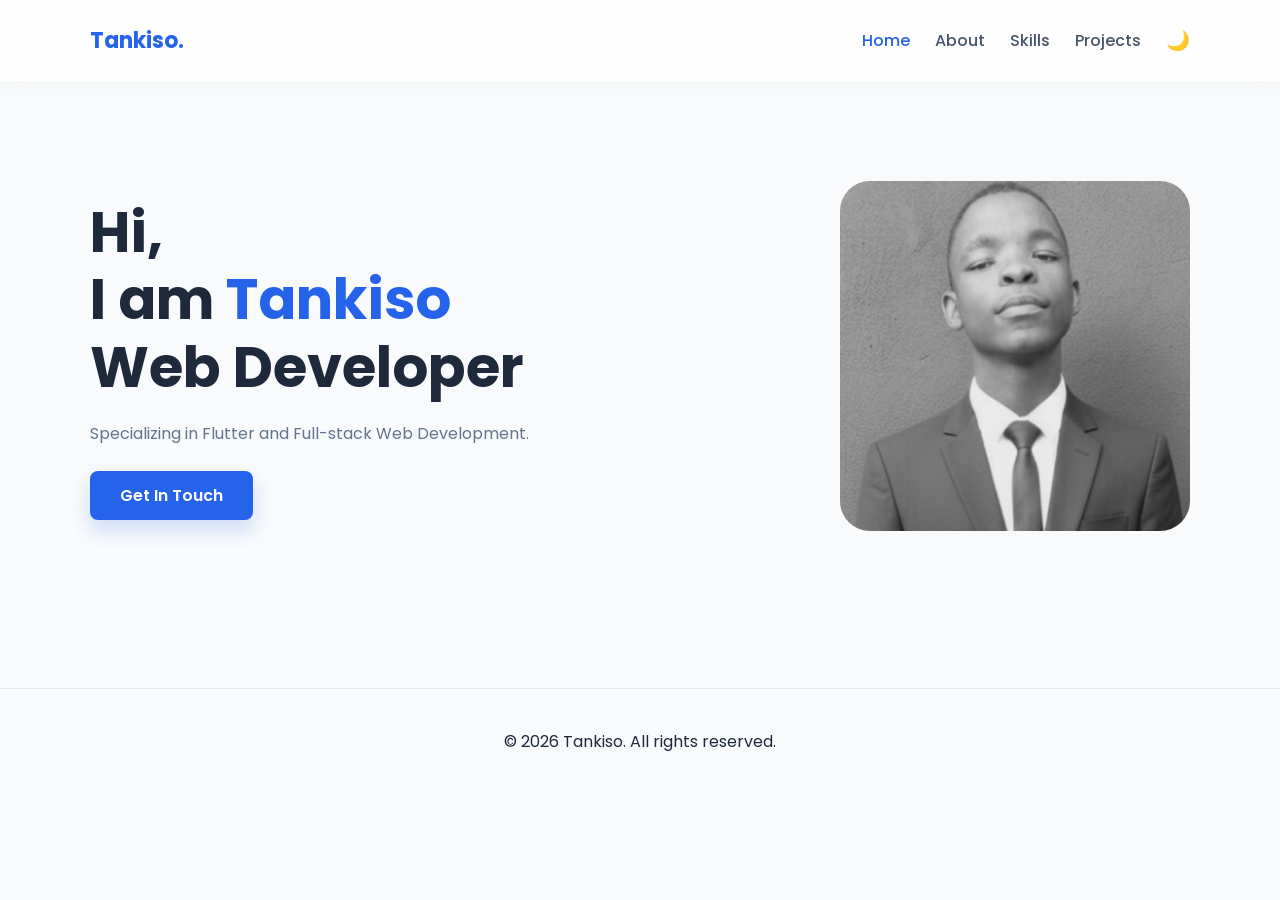
<file: index.html>
<!DOCTYPE html>
<html lang="en">
<head>
    <meta charset="UTF-8">
    <meta name="viewport" content="width=device-width, initial-scale=1.0">
    <title>Portfolio | Tankiso</title>
    <link href="https://fonts.googleapis.com/css2?family=Poppins:wght@300;400;600;700&display=swap" rel="stylesheet">
    <link rel="stylesheet" href="style.css">
</head>
<body>
    <header class="navbar">
        <div class="container nav-content">
            <div class="logo">Tankiso.</div>
            <nav>
                <ul class="nav-links">
                    <li><a class="active" href="index.html">Home</a></li>
                    <li><a href="about.html">About</a></li>
                    <li><a href="skills.html">Skills</a></li>
                    <li><a href="projects.html">Projects</a></li>
                    <li><button id="theme-toggle" style="background:none; border:none; cursor:pointer; font-size:1.2rem;">🌙</button></li>
                </ul>
            </nav>
        </div>
    </header>

    <section class="hero animate">
        <div class="container hero-content">
            <div class="hero-text">
                <h1>Hi,<br>I am <span>Tankiso</span><br>Web Developer</h1>
                <p style="margin-bottom: 25px; color: #64748b;">Specializing in Flutter and Full-stack Web Development.</p>
                <a href="contacts.html" class="btn">Get In Touch</a>
            </div>
            <div class="hero-image">
                <img src="images/profile.png" alt="Profile" style="max-width: 350px; border-radius: 30px;">
            </div>
        </div>
    </section>

    <footer class="footer">
        <p>© 2026 Tankiso. All rights reserved.</p>
    </footer>

    <script src="script.js"></script>
</body>
</html>
</html>
</file>
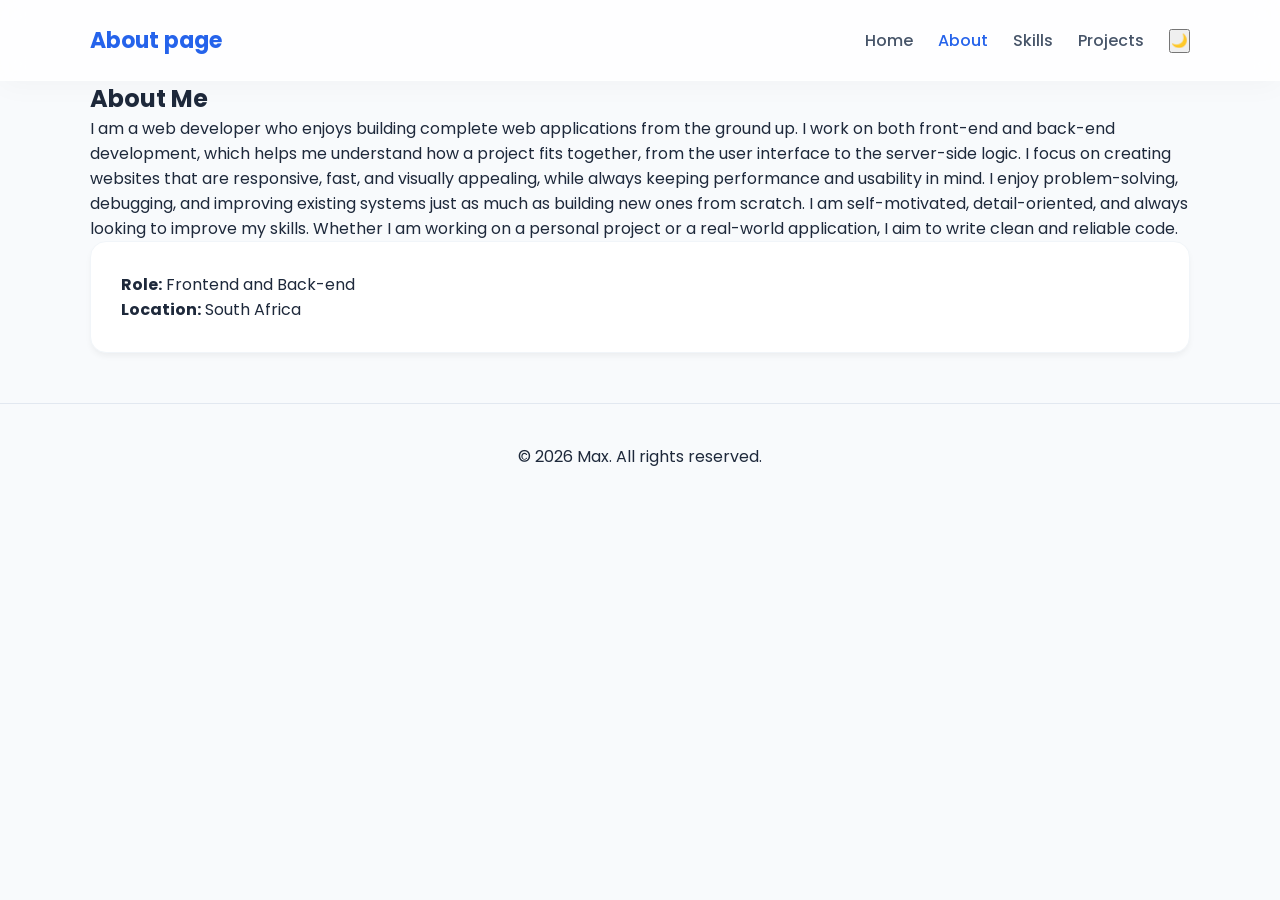
<file: about.html>
<!DOCTYPE html>
<html lang="en">
<head>
<meta charset="UTF-8">
<meta name="viewport" content="width=device-width, initial-scale=1.0">
<title>About</title>
<link href="https://fonts.googleapis.com/css2?family=Poppins:wght@300;400;600;700&display=swap" rel="stylesheet">
<link rel="stylesheet" href="style.css">
</head>
<body>

<header class="navbar">
  <div class="container nav-content">
    <div class="logo">About page</div>
    <nav>
      <ul class="nav-links">
        <li><a href="index.html">Home</a></li>
        <li><a class="active" href="about.html">About</a></li>
        <li><a href="skills.html">Skills</a></li>
        <li><a href="projects.html">Projects</a></li>
        <li><button id="theme-toggle">🌙</button></li>
      </ul>
    </nav>
  </div>
</header>

<section class="about animate">
  <div class="container about-content">
    <div>
      <h2>About Me</h2>
      <p>I am a web developer who enjoys building complete web applications from the ground up. I work on both front-end and back-end development, which helps me understand how a project fits together, from the user interface to the server-side logic.
        I focus on creating websites that are responsive, fast, and visually appealing, while always keeping performance and usability in mind. I enjoy problem-solving, debugging, and improving existing systems just as much as building new ones from scratch.
        I am self-motivated, detail-oriented, and always looking to improve my skills. Whether I am working on a personal project or a real-world application, I aim to write clean and reliable code.
      </p>
    </div>
    <div class="about-card">
      <p><strong>Role:</strong> Frontend and Back-end</p>
      <p><strong>Location:</strong> South Africa</p>
    </div>
  </div>
</section>


<script src="script.js"></script>

<footer class="footer">
    <div class="container footer-content">
        <p>© 2026 Max. All rights reserved.</p>
    </div>
</footer>

</body>
</html>
</file>
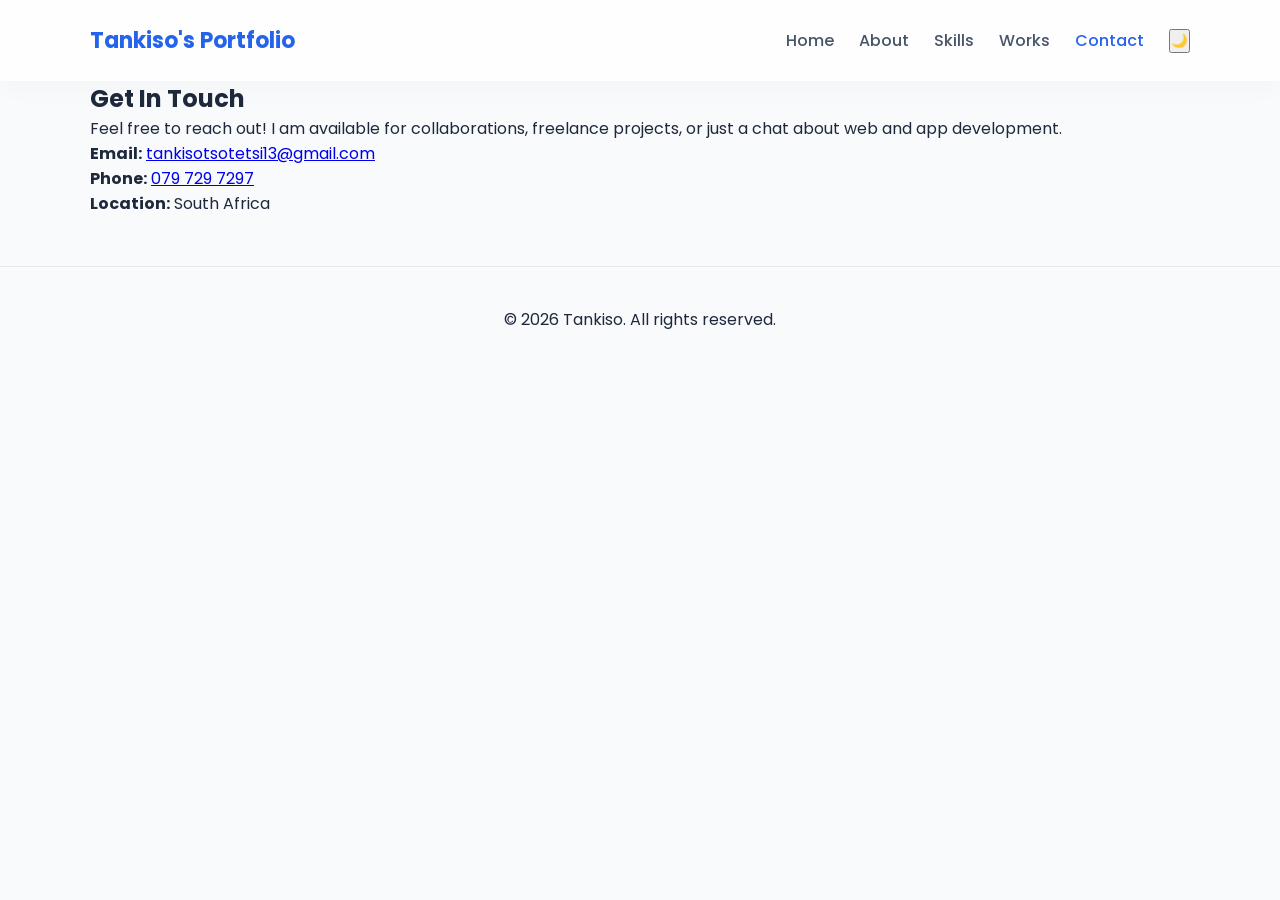
<file: contacts.html>
<!DOCTYPE html>
<html lang="en">
<head>
<meta charset="UTF-8">
<meta name="viewport" content="width=device-width, initial-scale=1.0">
<title>Contact | Tankiso's Portfolio</title>
<link href="https://fonts.googleapis.com/css2?family=Poppins:wght@300;400;500;600;700&display=swap" rel="stylesheet">
<link rel="stylesheet" href="style.css">
</head>
<body>

<!-- ================= NAVBAR ================= -->
<header class="navbar">
  <div class="container nav-content">
    <div class="logo">Tankiso's Portfolio</div>
    <nav>
      <ul class="nav-links">
        <li><a href="index.html">Home</a></li>
        <li><a href="about.html">About</a></li>
        <li><a href="skills.html">Skills</a></li>
        <li><a href="projects.html">Works</a></li>
        <li><a class="active" href="contact.html">Contact</a></li>
        <li><button id="theme-toggle">🌙</button></li>
      </ul>
    </nav>
  </div>
</header>

<!-- ================= CONTACT ================= -->
<section class="contact animate">
  <div class="container contact-content">

    <!-- Contact Details -->
    <div class="contact-text">
      <h2>Get In Touch</h2>
      <p>Feel free to reach out! I am available for collaborations, freelance projects, or just a chat about web and app development.</p>

      <div class="contact-info">
        <div>
          <strong>Email:</strong>
          <a href="mailto:tankisotsotetsi13@gmail.com">tankisotsotetsi13@gmail.com</a>
        </div>
        <div>
          <strong>Phone:</strong>
          <a href="tel:0797297297">079 729 7297</a>
        </div>
        <div>
          <strong>Location:</strong>
          <span>South Africa</span>
        </div>
      </div>
    </div>

  </div>
</section>

<!-- ================= FOOTER ================= -->
<footer class="footer">
  <div class="container footer-content">
    <p>© 2026 Tankiso. All rights reserved.</p>
  </div>
</footer>

<script src="script.js"></script>
</body>
</html>
</file>
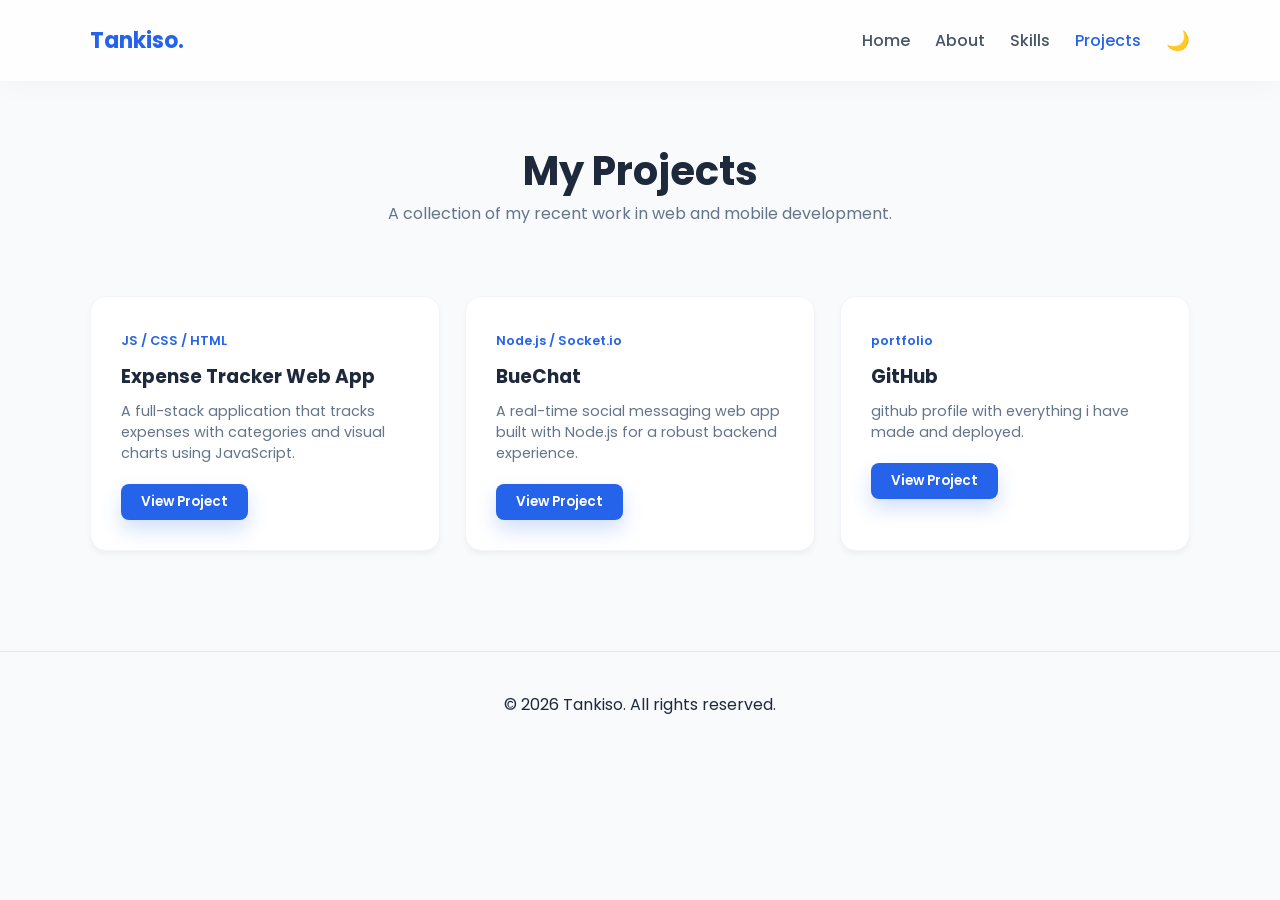
<file: projects.html>
<!DOCTYPE html>
<html lang="en">
<head>
    <meta charset="UTF-8">
    <meta name="viewport" content="width=device-width, initial-scale=1.0">
    <title>Projects | Tankiso</title>
    <link href="https://fonts.googleapis.com/css2?family=Poppins:wght@300;400;600;700&display=swap" rel="stylesheet">
    <link rel="stylesheet" href="style.css">
</head>
<body>
    <header class="navbar">
        <div class="container nav-content">
            <div class="logo">Tankiso.</div>
            <nav>
                <ul class="nav-links">
                    <li><a href="index.html">Home</a></li>
                    <li><a href="about.html">About</a></li>
                    <li><a href="skills.html">Skills</a></li>
                    <li><a class="active" href="projects.html">Projects</a></li>
                    <li><button id="theme-toggle" style="background:none; border:none; cursor:pointer; font-size:1.2rem;">🌙</button></li>
                </ul>
            </nav>
        </div>
    </header>

    <div class="container">
        <div style="text-align: center; margin: 60px 0 20px;">
            <h2 style="font-size: 2.5rem;">My Projects</h2>
            <p style="color: #64748b;">A collection of my recent work in web and mobile development.</p>
        </div>
        
        <div class="projects-grid" id="projects-container"></div>
    </div>

    <footer class="footer">
        <p>© 2026 Tankiso. All rights reserved.</p>
    </footer>

    <script src="script.js"></script>
</body>
</html>
</file>
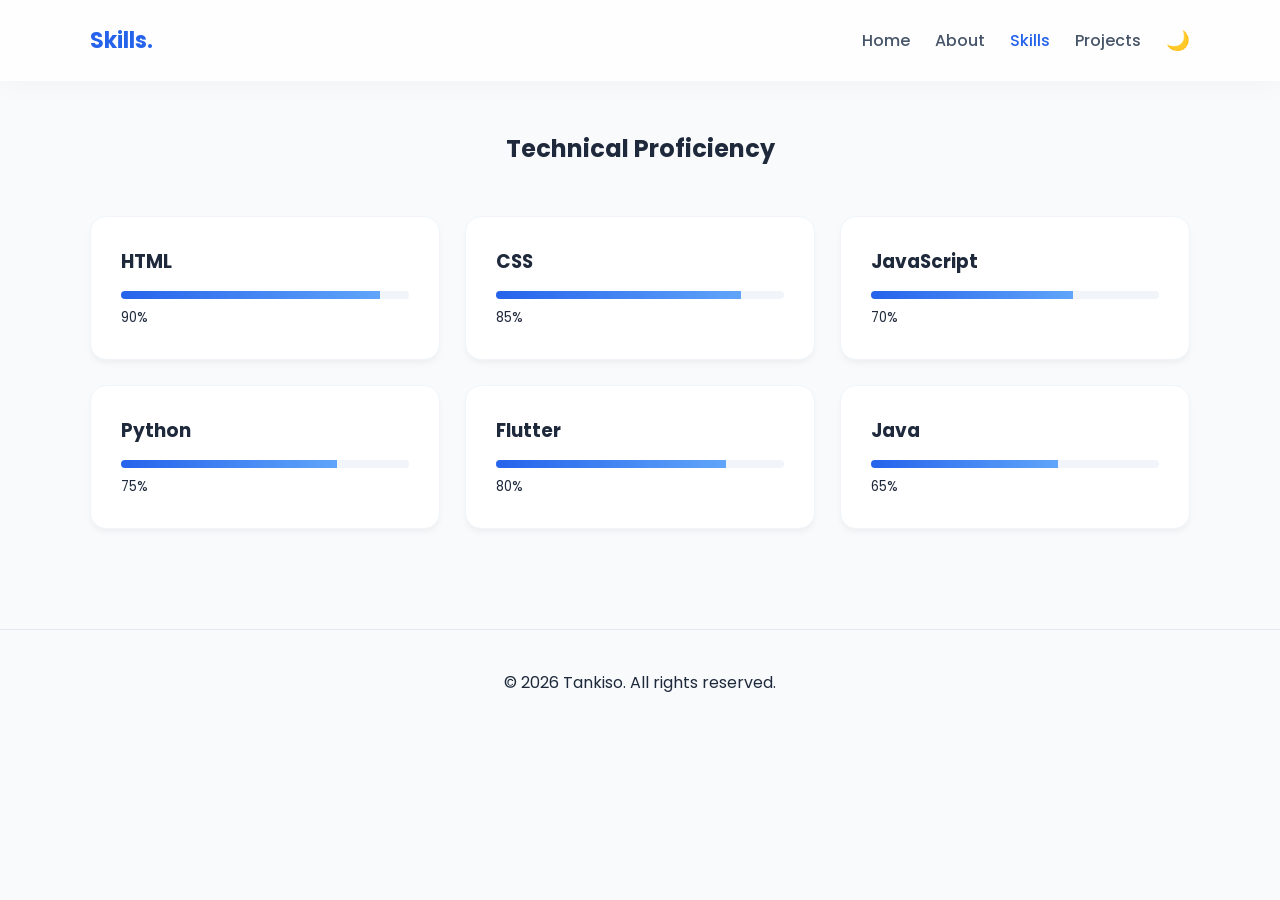
<file: skills.html>
<!DOCTYPE html>
<html lang="en">
<head>
    <meta charset="UTF-8">
    <meta name="viewport" content="width=device-width, initial-scale=1.0">
    <title>Skills | Tankiso</title>
    <link href="https://fonts.googleapis.com/css2?family=Poppins:wght@300;400;600;700&display=swap" rel="stylesheet">
    <link rel="stylesheet" href="style.css">
</head>
<body>
    <header class="navbar">
        <div class="container nav-content">
            <div class="logo">Skills.</div>
            <nav>
                <ul class="nav-links">
                    <li><a href="index.html">Home</a></li>
                    <li><a href="about.html">About</a></li>
                    <li><a class="active" href="skills.html">Skills</a></li>
                    <li><a href="projects.html">Projects</a></li>
                    <li><button id="theme-toggle" style="background:none; border:none; cursor:pointer; font-size:1.2rem;">🌙</button></li>
                </ul>
            </nav>
        </div>
    </header>

    <div class="container">
        <h2 style="text-align:center; margin-top:50px;">Technical Proficiency</h2>
        <div class="skills-grid animate">
            <div class="skill-card"><h3>HTML</h3><div class="bar"><span style="width:90%"></span></div><small>90%</small></div>
            <div class="skill-card"><h3>CSS</h3><div class="bar"><span style="width:85%"></span></div><small>85%</small></div>
            <div class="skill-card"><h3>JavaScript</h3><div class="bar"><span style="width:70%"></span></div><small>70%</small></div>
            <div class="skill-card"><h3>Python</h3><div class="bar"><span style="width:75%"></span></div><small>75%</small></div>
            <div class="skill-card"><h3>Flutter</h3><div class="bar"><span style="width:80%"></span></div><small>80%</small></div>
            <div class="skill-card"><h3>Java</h3><div class="bar"><span style="width:65%"></span></div><small>65%</small></div>
        </div>
    </div>

    <footer class="footer">
        <p>© 2026 Tankiso. All rights reserved.</p>
    </footer>
    <script src="script.js"></script>
</body>
</html>
</file>
<file: style.css>
/* ================= GLOBAL SETTINGS ================= */
html {
    scroll-behavior: smooth;
}

* {
    margin: 0;
    padding: 0;
    box-sizing: border-box;
    font-family: "Poppins", sans-serif;
}

body {
    background-color: #f8fafc;
    color: #1e293b;
    transition: background 0.3s ease, color 0.3s ease;
}

.container {
    width: 90%;
    max-width: 1100px;
    margin: auto;
}

/* ================= MODERN GLASS NAVBAR ================= */
.navbar {
    background: rgba(255, 255, 255, 0.8);
    backdrop-filter: blur(12px);
    -webkit-backdrop-filter: blur(12px);
    position: sticky;
    top: 0;
    z-index: 1000;
    border-bottom: 1px solid rgba(255, 255, 255, 0.3);
    box-shadow: 0 4px 30px rgba(0, 0, 0, 0.03);
}

.nav-content {
    display: flex;
    justify-content: space-between;
    align-items: center;
    height: 80px;
}

.logo {
    font-weight: 700;
    font-size: 22px;
    color: #2563eb;
}

.nav-links {
    list-style: none;
    display: flex;
    gap: 25px;
    align-items: center;
}

.nav-links a {
    text-decoration: none;
    color: #475569;
    font-weight: 500;
    transition: 0.3s;
}

.nav-links a.active, .nav-links a:hover {
    color: #2563eb;
}

/* ================= HERO SECTION ================= */
.hero {
    padding: 100px 0;
    display: flex;
    align-items: center;
}

.hero-content {
    display: flex;
    justify-content: space-between;
    align-items: center;
    gap: 50px;
}

.hero-text h1 {
    font-size: clamp(2rem, 5vw, 3.5rem);
    line-height: 1.2;
    margin-bottom: 20px;
}

.hero-text span {
    color: #2563eb;
}

.btn {
    display: inline-block;
    padding: 12px 30px;
    background: #2563eb;
    color: white;
    text-decoration: none;
    border-radius: 8px;
    font-weight: 600;
    transition: 0.3s;
    box-shadow: 0 10px 20px rgba(37, 99, 235, 0.2);
}

.btn:hover {
    transform: translateY(-3px);
    box-shadow: 0 15px 25px rgba(37, 99, 235, 0.3);
}

/* ================= CARDS (Skills, Projects, About) ================= */
.skills-grid, .projects-grid {
    display: grid;
    grid-template-columns: repeat(auto-fit, minmax(280px, 1fr));
    gap: 25px;
    padding: 50px 0;
}

.skill-card, .project-card, .about-card {
    background: white;
    padding: 30px;
    border-radius: 16px;
    border: 1px solid #f1f5f9;
    box-shadow: 0 4px 6px -1px rgba(0, 0, 0, 0.05);
    transition: 0.4s cubic-bezier(0.175, 0.885, 0.32, 1.275);
}

.skill-card:hover, .project-card:hover {
    transform: translateY(-10px);
    box-shadow: 0 20px 25px -5px rgba(0, 0, 0, 0.1);
}

/* Progress Bars */
.bar {
    background: #f1f5f9;
    height: 8px;
    border-radius: 10px;
    margin: 15px 0 5px;
    overflow: hidden;
}

.bar span {
    display: block;
    height: 100%;
    background: linear-gradient(90deg, #2563eb, #60a5fa);
    width: 0;
    transition: width 1.5s ease-in-out;
}

/* ================= FOOTER ================= */
.footer {
    padding: 40px 0;
    text-align: center;
    border-top: 1px solid #e2e8f0;
    margin-top: 50px;
}

/* ================= ANIMATIONS ================= */
.animate {
    opacity: 0;
    transform: translateY(30px);
    transition: 0.8s ease-out;
}

.animate.show {
    opacity: 1;
    transform: translateY(0);
}

/* ================= DARK MODE ================= */
body.dark {
    background-color: #020617;
    color: #f1f5f9;
}

body.dark .navbar {
    background: rgba(15, 23, 42, 0.8);
    border-bottom: 1px solid #1e293b;
}

body.dark .skill-card, body.dark .project-card, body.dark .about-card {
    background: #0f172a;
    border-color: #1e293b;
}

body.dark .nav-links a { color: #94a3b8; }
body.dark .nav-links a.active { color: #60a5fa; }

/* ================= MOBILE RESPONSIVENESS ================= */

/* Tablets and smaller screens (under 1024px) */
@media (max-width: 1024px) {
    .hero-content {
        flex-direction: column; /* Stacks text and image vertically */
        text-align: center;
        gap: 30px;
    }

    .hero-text h1 {
        font-size: 3rem;
    }

    .hero-image img {
        max-width: 300px; /* Shrinks image slightly */
    }
}

/* Mobile Phones (under 768px) */
@media (max-width: 768px) {
    .nav-links {
        display: none; /* Hides traditional menu—you'd usually add a burger menu here */
    }
    
    /* Alternatively, make the nav links small and scrollable */
    .nav-content {
        flex-direction: column;
        height: auto;
        padding: 15px 0;
    }

    .nav-links {
        display: flex;
        gap: 15px;
        margin-top: 10px;
        font-size: 0.85rem;
    }

    .hero {
        padding: 60px 0;
    }

    .hero-text h1 {
        font-size: 2.2rem;
    }

    /* Force grids to 1 column on small phones */
    .skills-grid, .projects-grid {
        grid-template-columns: 1fr;
        gap: 20px;
    }

    /* Fix About page layout */
    .container[style*="grid-template-columns"] {
        grid-template-columns: 1fr !important;
    }
    
    .about-card {
        margin-bottom: 20px;
    }
}

/* Very small phones */
@media (max-width: 480px) {
    .hero-text h1 {
        font-size: 1.8rem;
    }
    
    .btn {
        width: 100%; /* Makes buttons full-width for easier tapping */
        text-align: center;
    }
}
</file>
